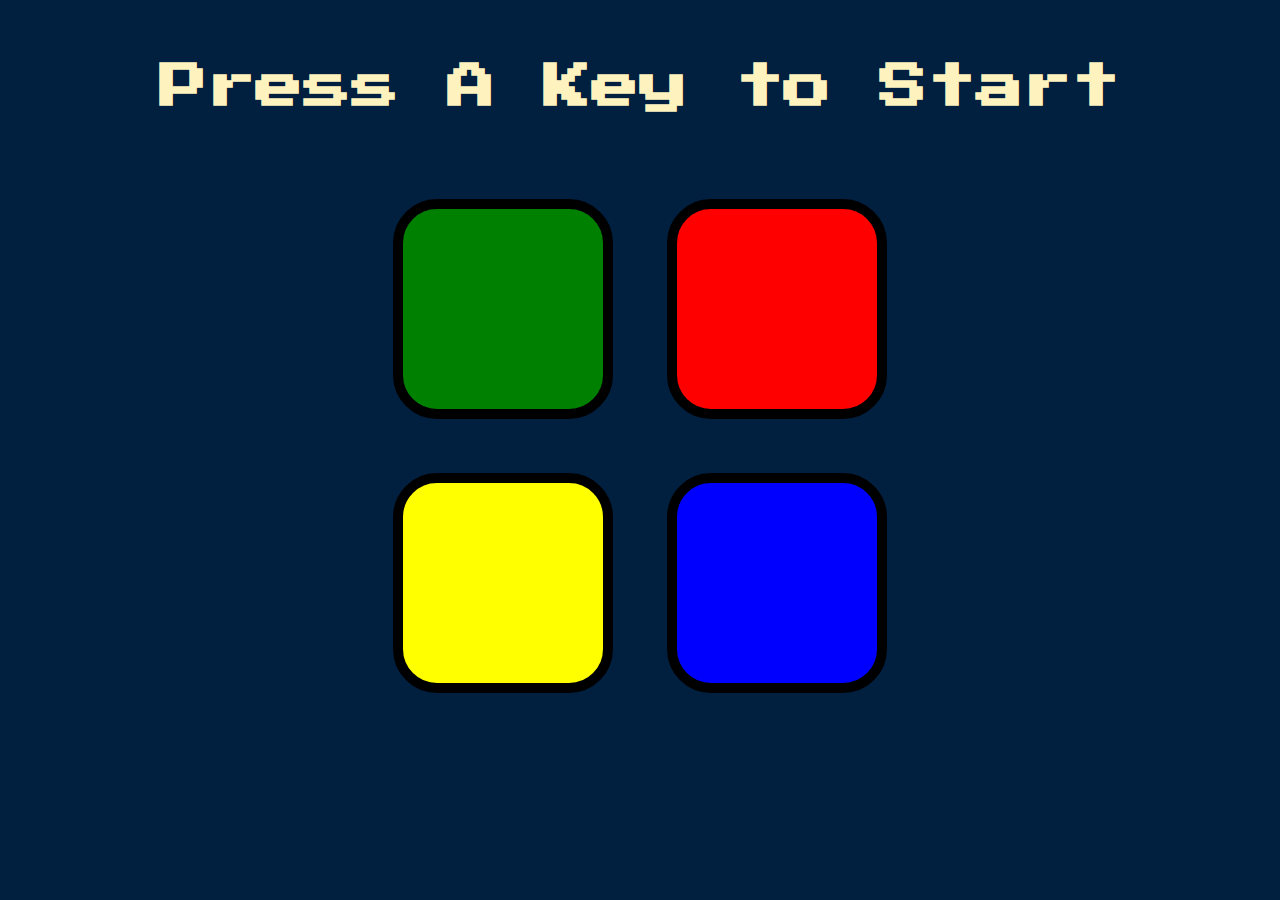
<file: Pages/Simon Game Challenge Starting Files/index.html>
<!DOCTYPE html>
<html lang="en" dir="ltr">

<head>
  <meta charset="utf-8">
  <title>Simon</title>
  <link rel="stylesheet" href="styles.css">
  <link href="https://fonts.googleapis.com/css?family=Press+Start+2P" rel="stylesheet">
</head>

<body>
  <h1 id="level-title">Press A Key to Start</h1>
  <div class="container">
    <div lass="row">

      <div type="button" id="green" class="btn green">

      </div>

      <div type="button" id="red" class="btn red">

      </div>
    </div>

    <div class="row">

      <div type="button" id="yellow" class="btn yellow">

      </div>
      <div type="button" id="blue" class="btn blue">

      </div>

    </div>

  </div>

  <script src="https://ajax.googleapis.com/ajax/libs/jquery/3.7.1/jquery.min.js"></script>
  <script src="game.js" charset="utf-8"></script>

</body>

</html>
</file>
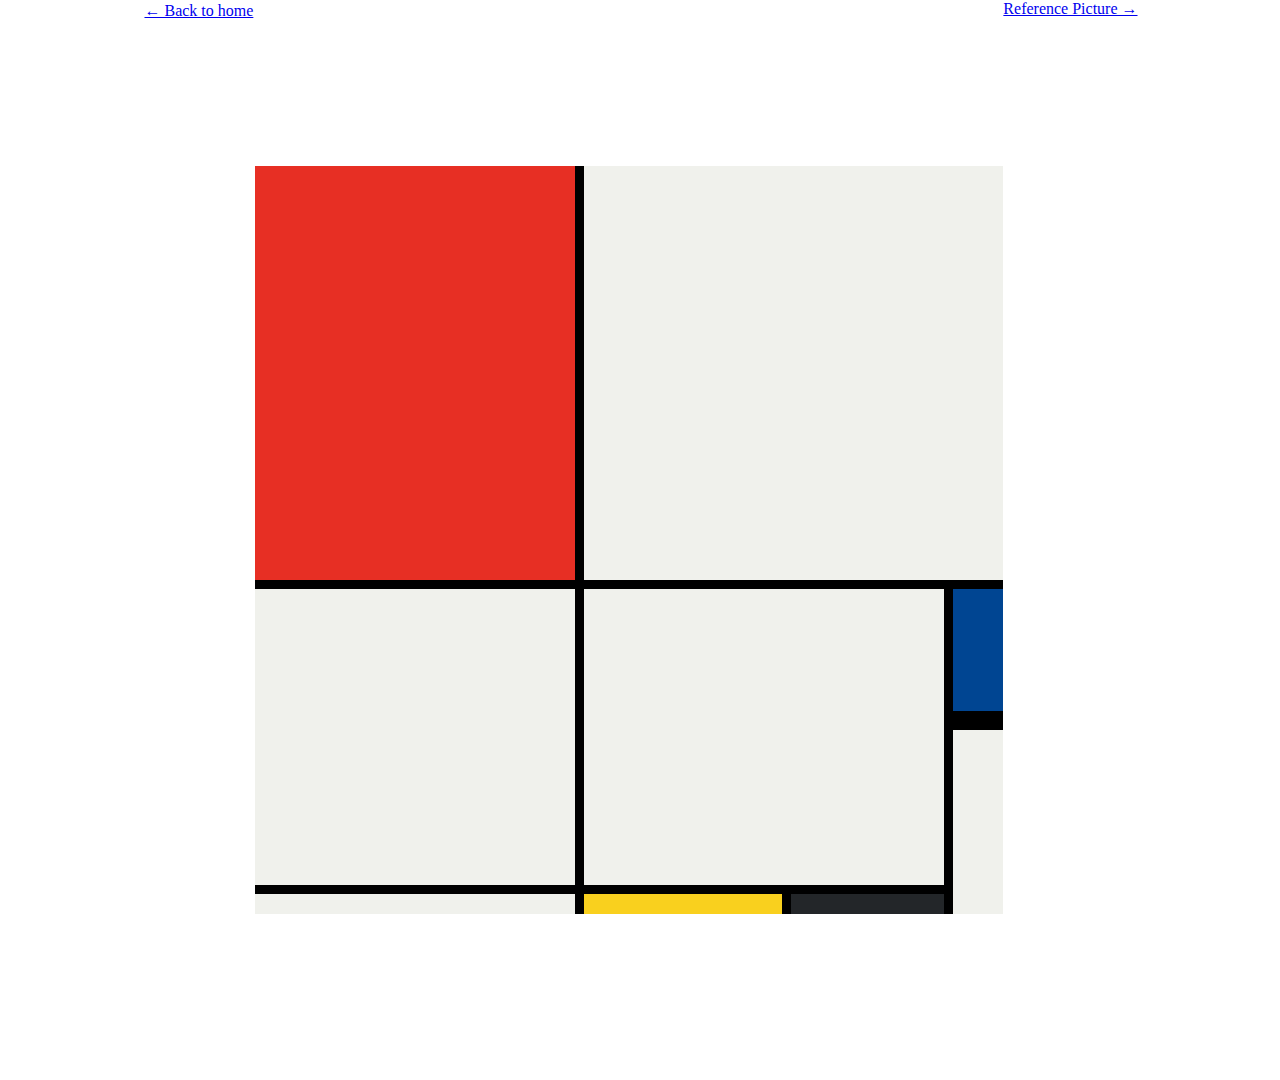
<file: Pages/10.3 Mondrian Project/project0.html>
<!DOCTYPE html>
<html lang="en">

<head>
  <meta charset="UTF-8">
  <meta name="viewport" content="width=device-width, initial-scale=1.0">
  <title>Mondrian Project 0</title>
  <style>
    body {
      display: flex;
      align-items: center;
      justify-content: center;
      padding: 0;
      margin: 0;
      height: 120vh;
    }

    .gondrian-container {
      display: grid;
      height: 748px;
      width: 748px;
      background-color: #000;
      gap: 9px;
      grid-template-columns: 320px 198px 153px 50px;
      grid-template-rows: 414px 132px 155px 20px;
    }

    .red {
      background-color: #E72F24;
    }

    .white1 {
      background-color: #F0F1EC;
      grid-column: span 3;
    }

    .white2 {
      background-color: #F0F1EC;
      grid-row: span 2;
    }

    .white3 {
      background-color: #F0F1EC;
      grid-area: 2 / 2 / 4 / 4;
    }

    .blue {
      background-color: #004592;
      border-bottom: 10px solid #000;
    }

    .white4 {
      background-color: #F0F1EC;
      grid-row: span 2;
    }

    .white5 {
      background-color: #F0F1EC;
    }

    .yellow {
      background-color: #F9D01E;
    }

    .black {
      background-color: #232629;
    }

    .home-button {
      align-self: flex-start;
      padding: 2px;
    }

    .ref-pic {
            align-self: flex-start;
    }

  </style>
</head>

<body>
  <a href="./mondrianMenu.html" class="home-button">
    ← Back to home
  </a>
  
  <div class="gondrian-container">
    <div class="red"></div>
    <div class="white1"></div>
    <div class="white2"></div>
    <div class="white3"></div>
    <div class="blue"></div>
    <div class="white4"></div>

    <div class="white5"></div>
    <div class="yellow"></div>
    <div class="black"></div>
  </div>

  <a href="./goal.png" class="ref-pic">Reference Picture →</a>

</body>

</html>
</file>
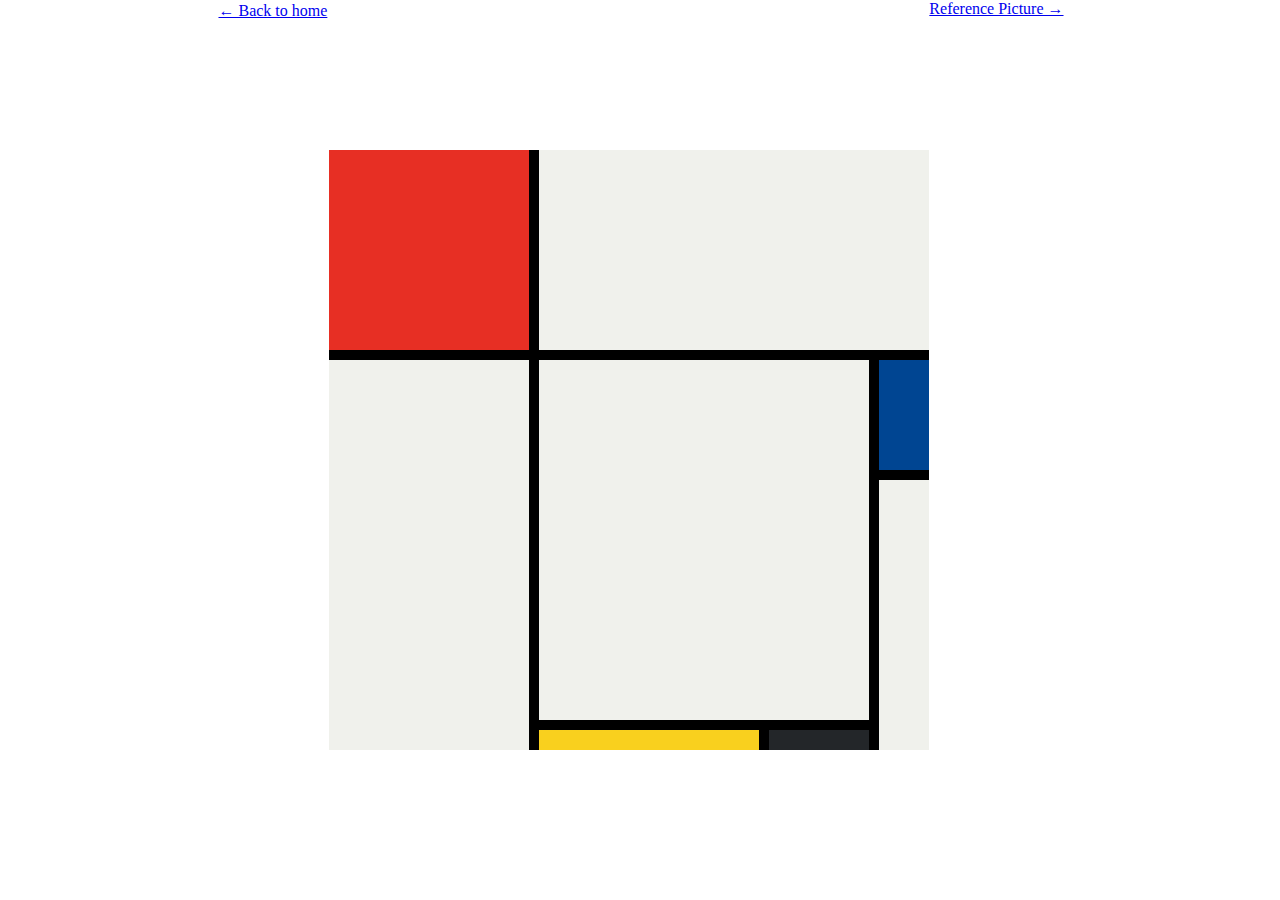
<file: Pages/10.3 Mondrian Project/project1.html>
<!DOCTYPE html>
<html lang="en">

<head>
  <meta charset="UTF-8">
  <meta name="viewport" content="width=device-width, initial-scale=1.0">
  <title>Mondrian Project 1</title>
  <style>
    body {
      display: flex;
      align-items: center;
      justify-content: center;
      height: 100vh;
      margin: 0;
      padding: 0;
    }

    .container {
      display: grid;
      width: 600px;
      height: 600px;
      grid-template-columns: 200px 220px 100px 50px;
      grid-template-rows: 200px 110px 240px 20px;
      background-color: #000;
      gap: 10px;
    }

    .red {
      background-color: #E72F24;
    }

    .white1 {
      background-color: #F0F1EC;
      grid-column: span 3;
    }

    .white2 {
      background-color: #F0F1EC;
      grid-row: span 3;
    }

    .white3 {
      background-color: #F0F1EC;
      grid-area: 2 / 2 / 4 / 4;
    }

    .blue {
      background-color: #004592;

    }

    .white4 {
      background-color: #F0F1EC;
      grid-row: span 2;
    }

    .yellow {
      background-color: #F9D01E;
    }

    .black {
      background-color: #232629;
    }

    .home-button {
      align-self: flex-start;
      padding: 2px;
    }

    .ref-pic {
            align-self: flex-start;
    }

  </style>
</head>

<body>
  <a href="./mondrianMenu.html#p1" class="home-button">
    ← Back to home
  </a>
  
  <div class="container">
    <div class="red"></div>
    <div class="white1"></div>
    <div class="white2"></div>
    <div class="white3"></div>

    <div class="blue"></div>
    <div class="white4"></div>

    <div class="yellow"></div>
    <div class="black"></div>
  </div>

  <a href="./Project IMG/project1.jpg" class="ref-pic">Reference Picture →</a>

</body>

</html>
</file>
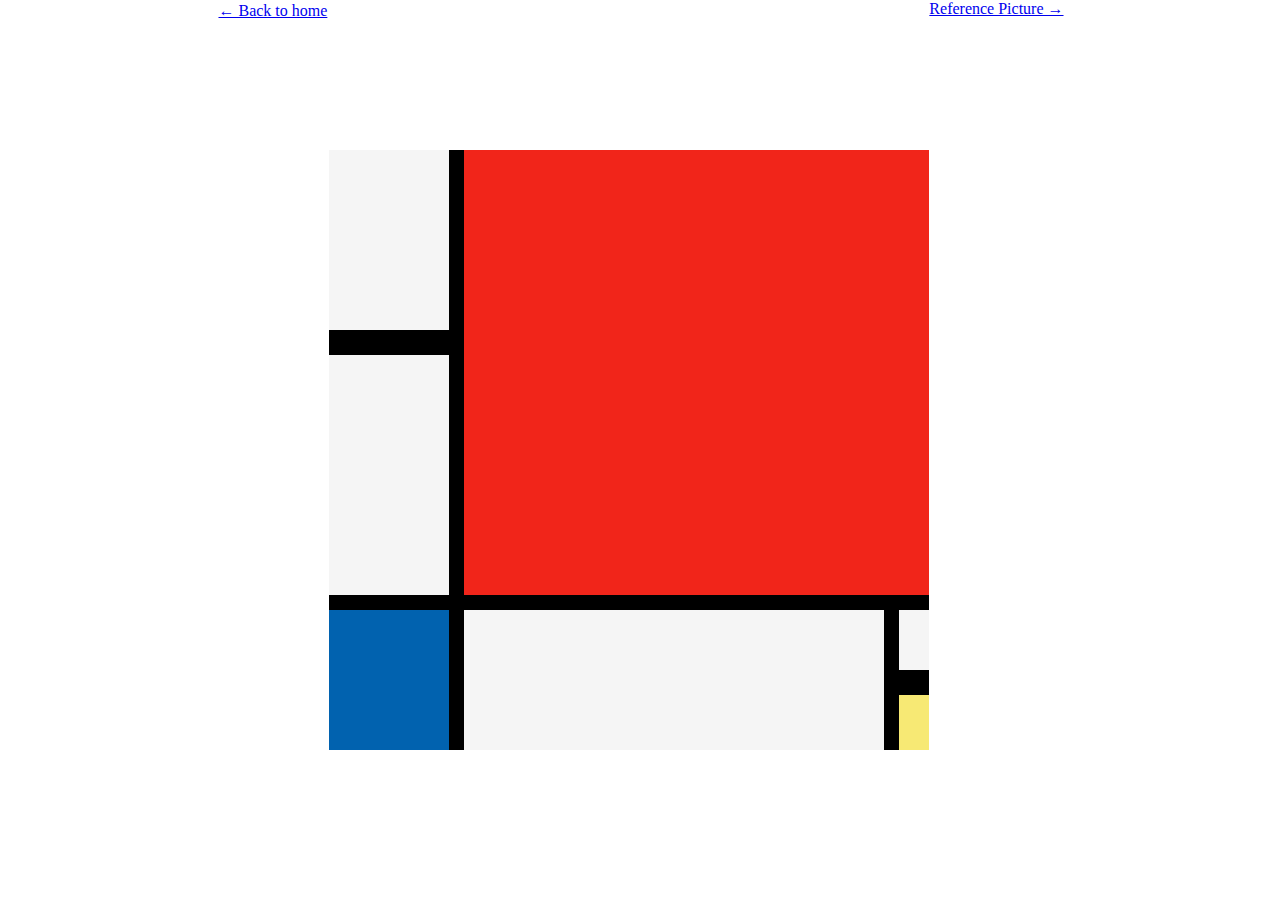
<file: Pages/10.3 Mondrian Project/project2.html>
<!DOCTYPE html>
<html lang="en">

<head>
    <meta charset="UTF-8">
    <meta name="viewport" content="width=device-width, initial-scale=1.0">
    <title>Mondrian Project 2</title>
    <style>
        body {
            display: flex;
            height: 100vh;
            margin: 0;
            padding: 0;
            align-items: center;
            justify-content: center;
        }

        .container {
            display: grid;
            height: 600px;
            width: 600px;
            background-color: #000;
            grid-template-columns: 120px 420px 30px;
            grid-template-rows: 190px 240px 70px 55px;
            gap: 15px;
        }

        .white1 {
            background-color: whitesmoke;
            border-bottom: 10px solid #000;
        }

        .red {
            background-color: #F1251A;
            grid-area: 1/ 2 / 3 / 4;
        }

        .white2 {
            background-color: whitesmoke;
        }

        .blue {
            background-color: #0162AF;
            grid-row: span 2;
        }

        .white3 {
            background-color: whitesmoke;
            grid-row: span 2;
        }

        .white4 {
            background-color: whitesmoke;
            border-bottom: 10px solid #000;
        }

        .yellow {
            background-color: #F7E974;
        }

        .home-button {
            align-self: flex-start;
            padding: 2px;
        }

        .ref-pic {
            align-self: flex-start;
        }

    </style>
</head>

<body>
    <a href="./mondrianMenu.html#p2" class="home-button">
        ← Back to home
    </a>
    
    <div class="container">
        <div class="white1"></div>
        <div class="red"></div>
        <div class="white2"></div>

        <div class="blue"></div>
        <div class="white3"></div>

        <div class="white4"></div>
        <div class="yellow"></div>
    </div>

    <a href="./Project IMG/project1.jpg" class="ref-pic">Reference Picture →</a>

</body>

</html>
</file>
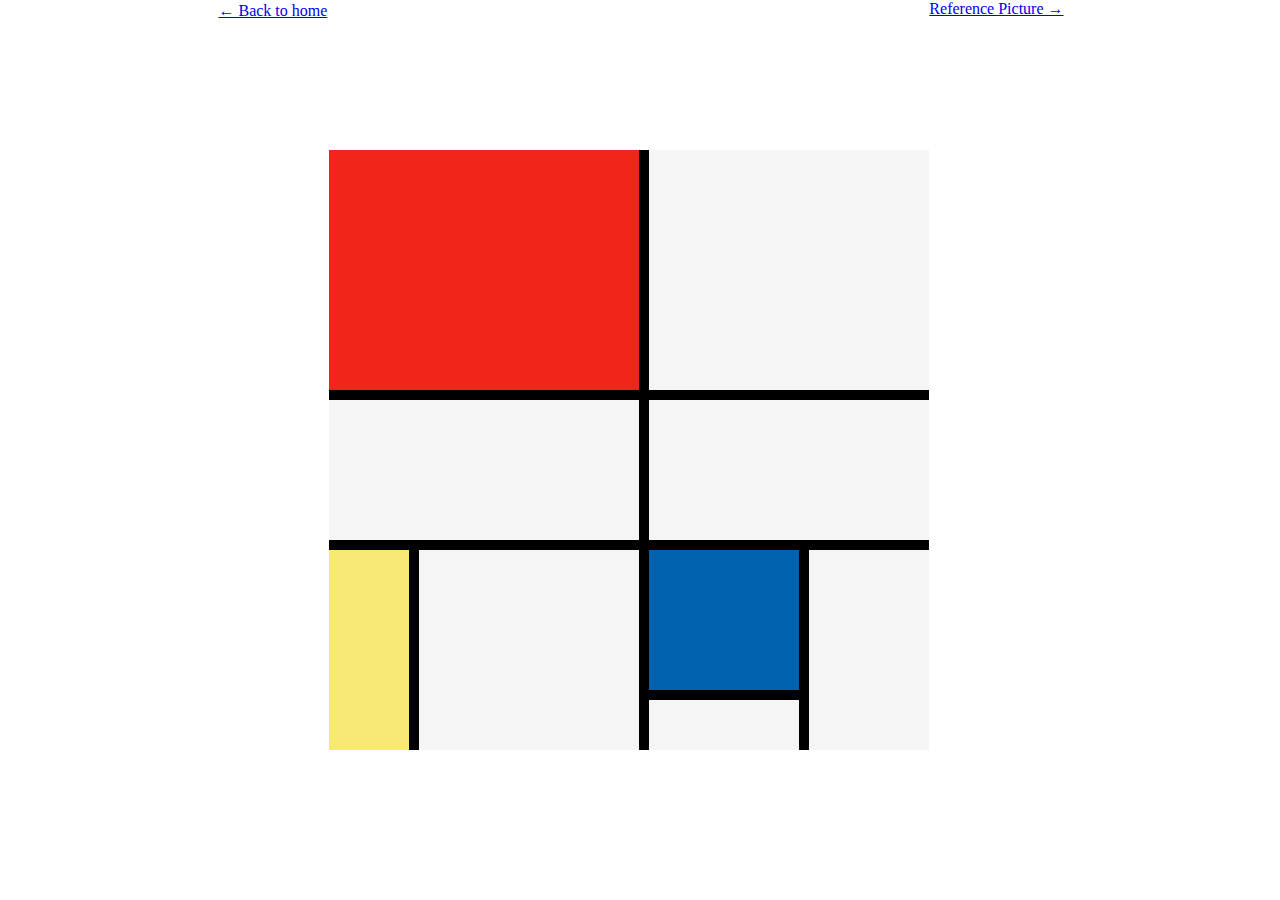
<file: Pages/10.3 Mondrian Project/project3.html>
<!DOCTYPE html>
<html lang="en">

<head>
    <meta charset="UTF-8">
    <meta name="viewport" content="width=device-width, initial-scale=1.0">
    <title>Mondrian Project 3</title>
    <style>
        body {
            display: flex;
            align-items: center;
            justify-content: center;
            height: 100vh;
            padding: 0;
            margin: 0;
        }

        .container {
            display: grid;
            height: 600px;
            width: 600px;
            background-color: black;
            grid-template-columns: 80px 220px 150px 120px;
            grid-template-rows: 240px 140px 140px 50px;
            gap: 10px;
        }

        .red {
            background-color: #F1251A;
            grid-column: span 2;
        }

        .white1 {
            background-color: whitesmoke;
            grid-column: span 2;
        }

        .white2 {
            background-color: whitesmoke;
            grid-column: span 2;
        }

        .white3 {
            background-color: whitesmoke;
            grid-column: span 2;
        }

        .yellow {
            background-color: #F7E974;
            grid-row: span 2;
        }

        .white4 {
            background-color: whitesmoke;
            grid-row: span 2;
        }

        .blue {
            background-color: #0162AF;
        }

        .white5 {
            background-color: whitesmoke;
            grid-row: span 2;
        }

        .white6 {
            background-color: whitesmoke;
        }

        .home-button {
            align-self: flex-start;
            padding: 2px;
        }

        .ref-pic {
            align-self: flex-start;
        }
        
    </style>
</head>

<body>
    <a href="./mondrianMenu.html" class="home-button">
        ← Back to home
    </a>
    
    <div class="container">
        <div class="red"></div>
        <div class="white1"></div>

        <div class="white2"></div>
        <div class="white3"></div>

        <div class="yellow"></div>
        <div class="white4"></div>

        <div class="blue"></div>
        <div class="white5"></div>
        <div class="white6"></div>
    </div>

    <a href="./Project IMG/project3.jpg" class="ref-pic">Reference Picture →</a>

</body>

</html>
</file>
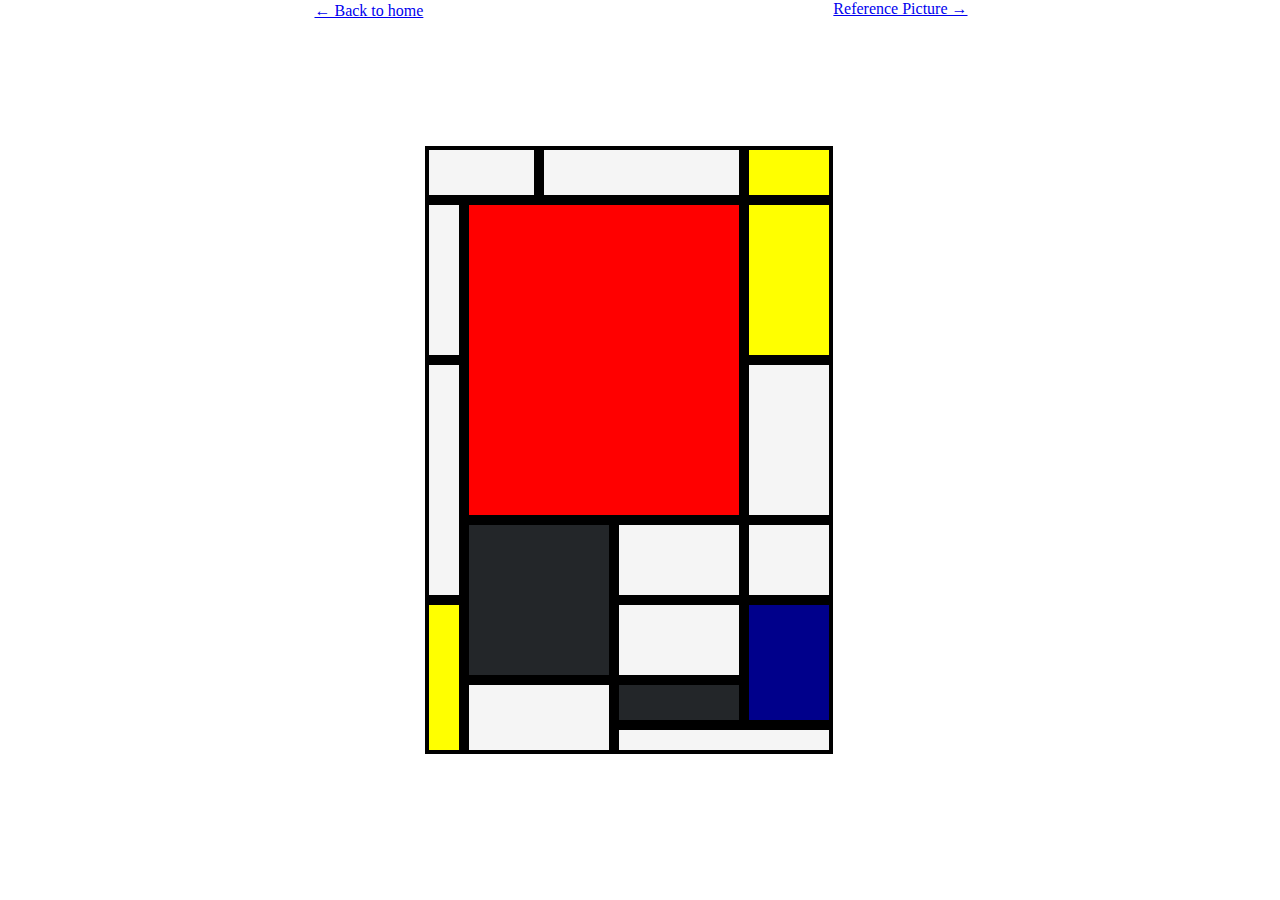
<file: Pages/10.3 Mondrian Project/project4.html>
<!DOCTYPE html>
<html lang="en">
<head>
    <meta charset="UTF-8">
    <meta name="viewport" content="width=device-width, initial-scale=1.0">
    <title>Mondrian Project 4</title>
    <style>
        body {
            display: flex;
            align-items: center;
            justify-content: center;
            height: 100vh;
            padding: 0;
            margin: 0;
        }

        .container {
            display: grid;
            height: 600px;
            width: 400px;
            background-color: black;
            grid-template-columns: 30px 65px 65px 120px 80px;
            grid-template-rows: 45px 150px 150px 70px 70px 35px 20px ;
            gap: 10px;
            border: 4px solid black;
        }

        .white1 {
            background-color: whitesmoke;
            grid-column: span 2;
        }

        .white2 {
            background-color: whitesmoke;
            grid-column: span 2;
        }

        .yellow1 {
            background-color: yellow;
        }

        .white3 {
            background-color: whitesmoke;
        }

        .red {
            background-color: red;
            grid-area: 2 / 2 / 4 / 5 ;
        }

        .yellow2 {
            background-color: yellow;
        }

        .white4 {
            background-color: whitesmoke;
            grid-row: span 2;
        }

        .white5 {
            background-color: whitesmoke;
        }

        .black1 {
            background-color: #232629;
            grid-area: 6 / 2 / 4 / 4 ;
        }

        .white6 {
            background-color: whitesmoke;
        }

        .white7 {
            background-color: whitesmoke;
        }

        .yellow3 {
            background-color: yellow;
            grid-row: span 3;
        }

        .white8 {
            background-color: whitesmoke;
        }

        .blue {
            background-color: darkblue;
            grid-row: span 2;
        }

        .white9 {
            background-color: whitesmoke;
            grid-area: 8 / 2 / 6 / 4 ;
        }

        .black2 {
            background-color: #232629;
        }

        .white10 {
            background-color: whitesmoke;
            grid-column: span 2;
        }

        .home-button {
            align-self: flex-start;
            padding: 2px;
        }

        .ref-pic {
            align-self: flex-start;
        }

    </style>
</head>

<body>
    <a href="./mondrianMenu.html" class="home-button">
        ← Back to home
    </a>

    <div class="container">
        <div class="white1"></div>
        <div class="white2"></div>
        <div class="yellow1"></div>

        <div class="white3"></div>
        <div class="red"></div>
        <div class="yellow2"></div>
        <div class="white4"></div>
        <div class="white5"></div>

        <div class="black1"></div>
        <div class="white6"></div>
        <div class="white7"></div>

        <div class="yellow3"></div>
        <div class="white8"></div>
        <div class="blue"></div>
        
        <div class="white9"></div>
        <div class="black2"></div>
        <div class="white10"></div>
    </div>

    <a href="./Project IMG/project4.jpg" class="ref-pic">Reference Picture →</a>

</body>

</html>
</file>
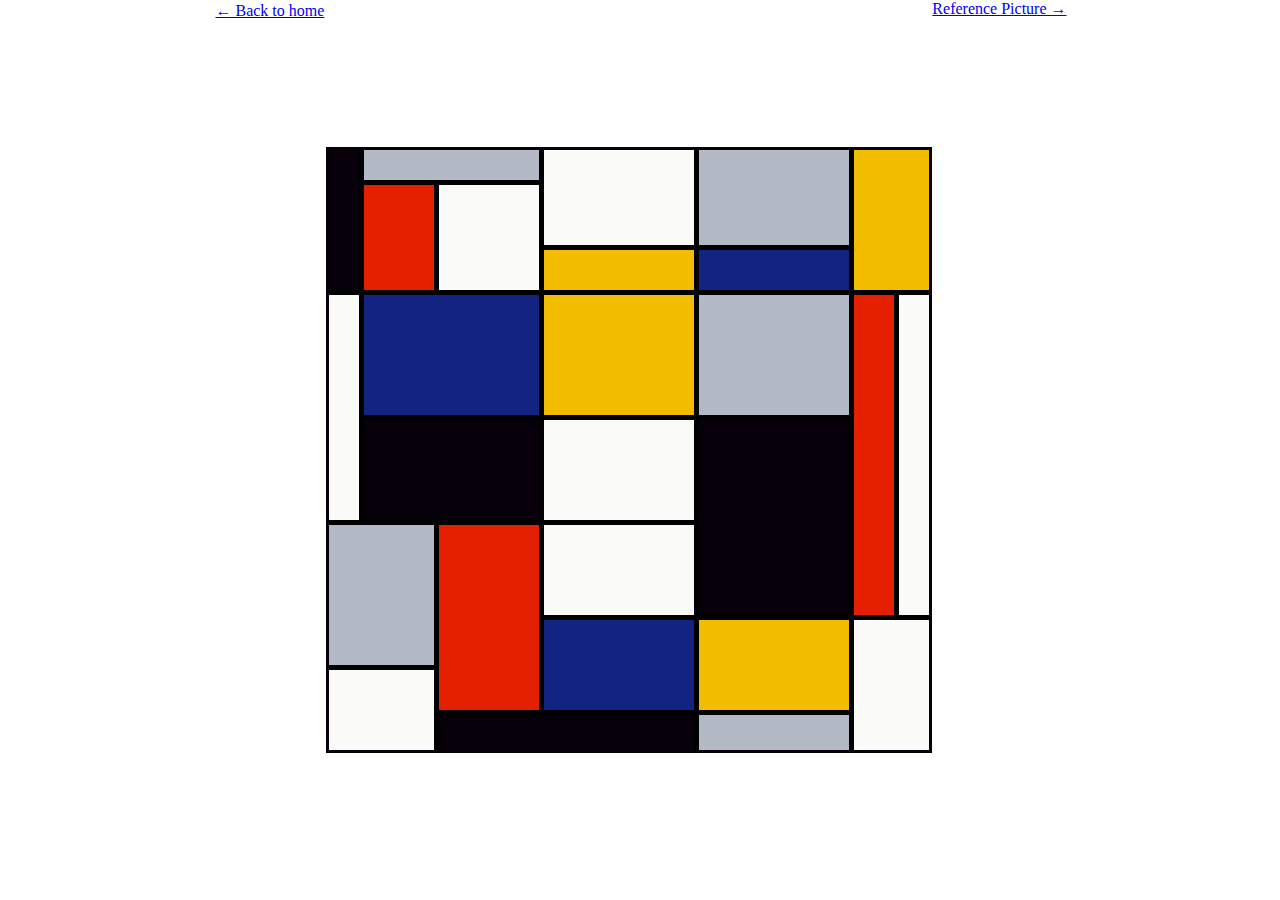
<file: Pages/10.3 Mondrian Project/project5.html>
<!DOCTYPE html>
<html lang="en">
<head>
    <meta charset="UTF-8">
    <meta name="viewport" content="width=device-width, initial-scale=1.0">
    <title>Mondrian Project 5</title>
    <style>
        body {
            display: flex;
            height: 100vh;
            margin: 0;
            padding: 0;
            align-items: center;
            justify-content: center;height: 100vh;
            margin: 0;
            padding: 0;
            align-items: center;
            justify-content: center;
        }

        .container {
            display: grid;
            height: 600px;
            width: 600px;
            border: 3px solid#07000A;
            background-color: black;
            grid-template-columns: 30px 70px 100px 150px 150px 40px 30px;
            grid-template-rows: 30px 60px 40px 120px 100px 90px 45px 40px 35px;
            gap: 5px;
        }

        /*
        Color
        */

        .bl {
            background-color: #07000A;
        }

        .g {
            background-color: #B3B9C5;
        }

        .w {
            background-color: #FAFAF8;
        }

        .y {
            background-color: #F2BC00;
        }

        .r {
            background-color: #E52000;
        }

        .b {
            background-color: #132382;
        }

        /*
        Items
        */
        .black1 {
            grid-row: span 3;
        }

        .gray1 {
            grid-column: span 2;
        }
        
        .white1 {
            grid-row: span 2;
        }

        .gray2 {
            grid-row: span 2;
        }

        .yellow1 {
            grid-area: 1 / 6 / 4 / 8;
        }

        .red1 {
            grid-row: span 2;
        }

        .white2 {
            grid-row: span 2;
        }

        .white3 {
            grid-row: span 2;
        }

        .blue2 {
            grid-column: span 2;
        }

        .red2 {
            grid-row: span 3;
        }

        .white4 {
            grid-row: span 3;
        }

        .black2 {
            grid-column: span 2;
        }

        .black3 {
            grid-row: span 2;
        }

        .gray4 {
            grid-column: span 2;
            grid-row: span 2;
        }

        .red3 {
            grid-row: span 3;
        }

        .blue3 {
            grid-row: span 2;
        }

        .yellow4 {
            grid-row: span 2;
        }

        .white7 {
            grid-row: span 3;
            grid-column: span 2;
        }

        .white8 {
            grid-row: span 2;
            grid-column: span 2;
        }

        .black4 {
            grid-column: span 2;
        }

        .home-button {
            align-self: flex-start;
            padding: 2px;
        }

        .ref-pic {
            align-self: flex-start;
        }

    </style>
</head>

<body>
    <a href="./mondrianMenu.html" class="home-button">
        ← Back to home
    </a>

    <div class="container">
        <div class="bl black1"></div>
        <div class="g gray1"></div> 
        <div class="w white1"></div>
        <div class="g gray2"></div>
        <div class="y yellow1"></div>

        <div class="r red1"></div>
        <div class="w white2"></div>
        <div class="y yellow2"></div>
        <div class="b blue1"></div>

        <div class="w white3"></div>
        <div class="b blue2"></div>
        <div class="y yellow3"></div>
        <div class="g gray3"></div>
        <div class="r red2"></div>
        <div class="w white4"></div>

        <div class="bl black2"></div>
        <div class="w white5"></div>
        <div class="bl black3"></div>

        <div class="g gray4"></div>
        <div class="r red3"></div>
        <div class="w white6"></div>

        <div class="b blue3"></div>
        <div class="y yellow4"></div>
        <div class="w white7"></div>

        <div class="w white8"></div>
        <div class="bl black4"></div>
        <div class="g gray5"></div>
    </div>

    <a href="./Project IMG/project5.jpg" class="ref-pic">Reference Picture →</a>

</body>

</html>
</file>
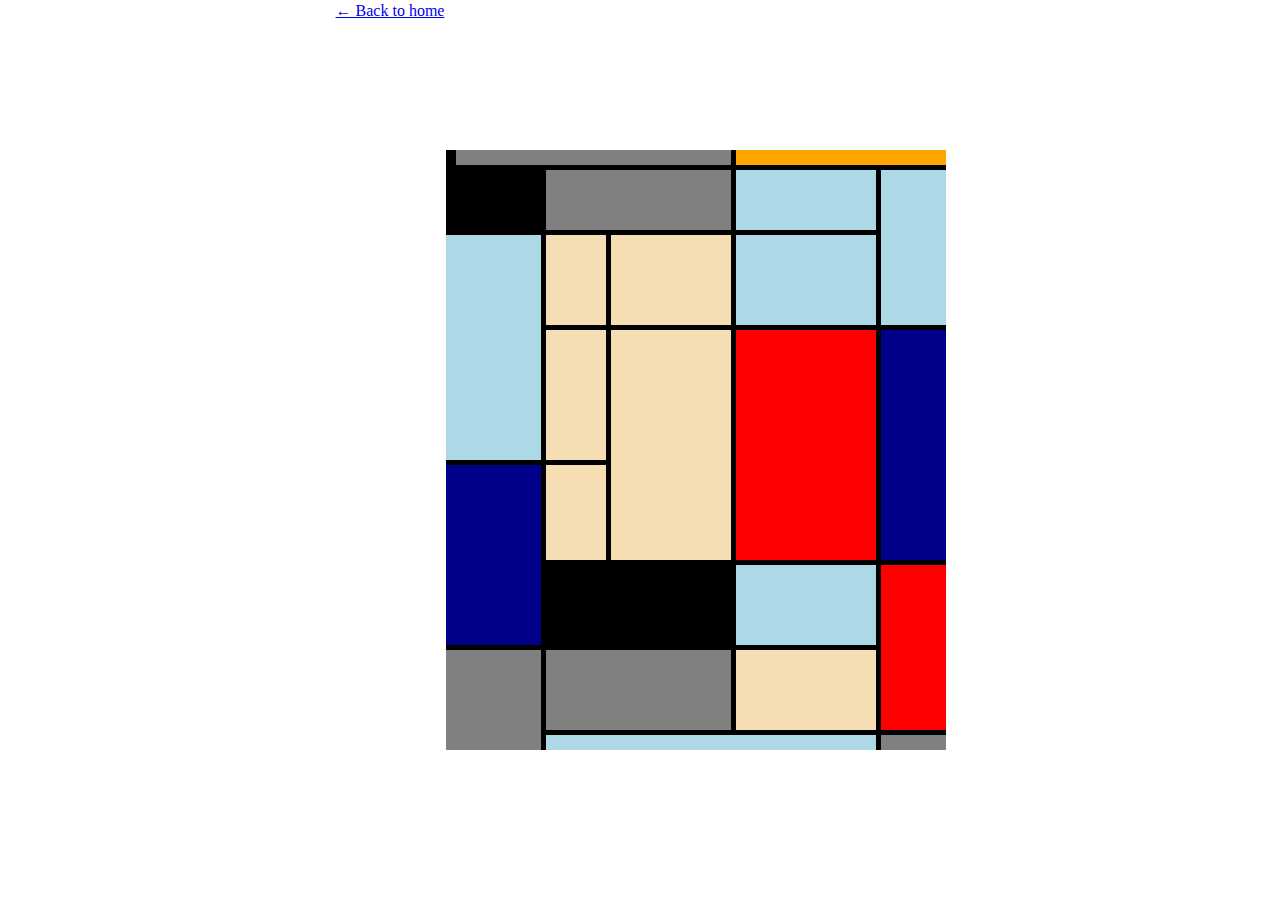
<file: Pages/10.3 Mondrian Project/projectRedux.html>
<!DOCTYPE html>
<html lang="en">
<head>
    <meta charset="UTF-8">
    <meta name="viewport" content="width=device-width, initial-scale=1.0">
    <title>Mondrian Redux</title>

    <style>
        body{
            display: flex;
            height: 100vh;
            margin: 0;
            padding: 0;
            align-items: center;
            justify-content: center;
        }

        .container{
            display: grid;
            height: 600px;
            width: 500px;
            background-color: black;
            grid-template-columns: 5px 85px 60px 120px 140px 65px;
            grid-template-rows: 15px 60px 90px 130px 95px 80px 80px 15px;
            gap: 5px;
        }

        /* color */

        .bl {
            background-color: black;
        }

        .g {
            background-color: gray;
        }

        .c {
            background-color:wheat;
        }

        .o {
            background-color: orange;
        }

        .r {
            background-color: red;
        }

        .lb {
            background-color: lightblue;
        }

        .db {
            background-color: darkblue;
        }

        /* items */

        .gray1 {
            grid-column: 3 span;
        }

        .orange1 {
            grid-column: 2 span;
        }

        .black2 {
            grid-column: 2 span;
        }

        .gray2 {
            grid-column: 2 span;
        }

        .lb2 {
            grid-row: 2 span;
        }

        .lb3 {
            grid-area: 3 / 1 / 5 / 3;
        }

        .cream4 {
            grid-row: 2 span;
        }

        .red1 {
            grid-row: 2 span;
        }

        .db1 {
            grid-row: 2 span;
        }

        .db2 {
            grid-area: 5 / 1 / 7 / 3;
        }

        .black3 {
            grid-column: 2 span;
        }

        .red2 {
            grid-row: 2 span;
        }

        .gray3 {
            grid-area: 7 / 1 / 9 / 3;
        }

        .gray4 {
            grid-column: 2 span;
        }

        .lb6 {
            grid-column: 3 span;
        }

        .home-button {
            align-self: flex-start;
            padding: 2px;
        }

</style>

</head>

<body>
    <a href="./mondrianMenu.html" class="home-button">
        ← Back to home
    </a>

    <div class="container">
        <div class="bl black1"></div>
        <div class="g gray1"></div>
        <div class="o orange1"></div>

        <div class="bl black2"></div>
        <div class="g gray2"></div>
        <div class="lb lb1"></div>
        <div class="lb lb2"></div>

        <div class="lb lb3"></div>
        <div class="c cream1"></div>
        <div class="c cream2"></div>
        <div class="lb lb4"></div>

        <div class="c cream3"></div>
        <div class="c cream4"></div>
        <div class="r red1"></div>
        <div class="db db1"></div>

        <div class="db db2"></div>
        <div class="c cream5"></div>

        <div class="bl black3"></div>
        <div class="lb lb5"></div>
        <div class="r red2"></div>

        <div class="g gray3"></div>
        <div class="g gray4"></div>
        <div class="c cream6"></div>

        <div class="lb lb6"></div>
        <div class="g gray5"></div>
    </div>
</body>

</html>
</file>
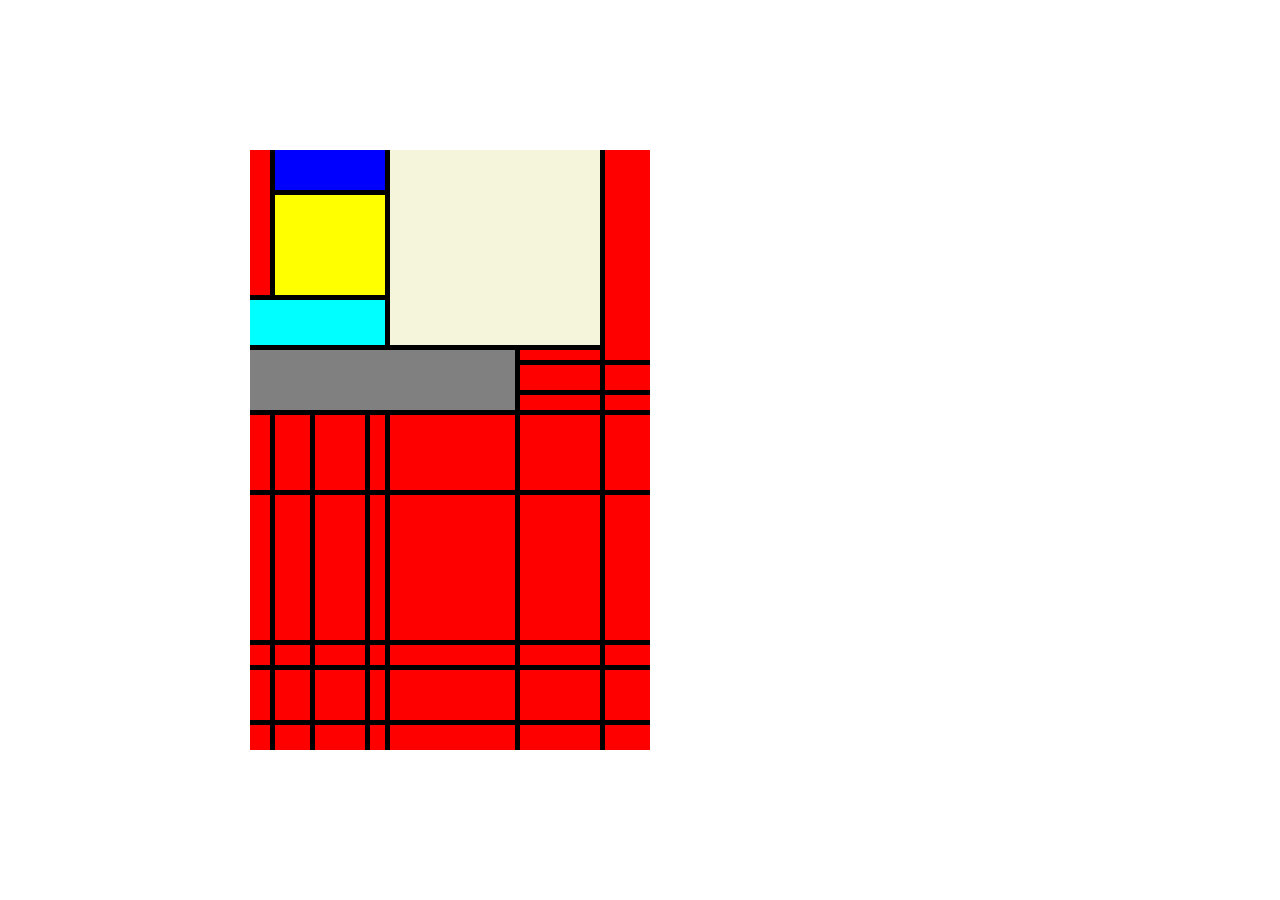
<file: Pages/10.3 Mondrian Project/ProjectSalvation.html>
<!DOCTYPE html>
<html lang="en">
<head>
    <meta charset="UTF-8">
    <meta name="viewport" content="width=device-width, initial-scale=1.0">
    <title>Project Salvation</title>

    <style>
        body{
            display: flex;
            width: 100vh;
            height: 100vh;
            justify-content: center;
            align-items: center;
            margin: 0;
            padding: 0;
        }

        .container{
            display: grid;
            width: 400px;
            height: 600px;
            background-color: black;
            grid-template-columns: 20px 35px 50px 15px 125px 80px 45px;
            grid-template-rows: 40px 100px 45px 10px 25px 15px 75px 145px 20px 50px 25px;
            gap: 5px;
        }

        /* COLORS */
        
        .r {
            background-color: red;
        }

        .b {
            background-color: blue;
        }

        .c {
            background-color: beige;
        }

        .y {
            background-color: yellow;
        }

        .a {
            background-color: aqua;
        }

        .g {
            background-color: gray;
        }

        /* SIZING */

        .red1 {
            grid-row: 2 span;
        }

        .blue1 {
            grid-column: 3 span;
        }

        .cream1 {
            grid-area: 1 / 5 / 4 / 7;
        }

        .red2 {
            grid-row: 4 span;
        }
        
        .yellow1 {
            grid-column: 3 span;
        }

        .aqua1 {
            grid-column: 4 span;
        }

        .gray1 {
            grid-area: 4 / 1 / 7 / 6;
        }
        </style>

</head>


<body>
    <div class="container">
        <div class="r red1"></div>
        <div class="b blue1"></div>
        <div class="c cream1"></div>
        <div class="r red2"></div>
        <div class="y yellow1"></div>
        <div class="a aqua1"></div>
        <div class="g gray1"></div>
        <div class="r"></div>
        <div class="r"></div>
        <div class="r"></div>
        <div class="r"></div>
        <div class="r"></div>
        <div class="r"></div>
        <div class="r"></div>
        <div class="r"></div>
        <div class="r"></div>
        <div class="r"></div>
        <div class="r"></div>
        <div class="r"></div>
        <div class="r"></div>
        <div class="r"></div>
        <div class="r"></div>
        <div class="r"></div>
        <div class="r"></div>
        <div class="r"></div>
        <div class="r"></div>
        <div class="r"></div>
        <div class="r"></div>
        <div class="r"></div>
        <div class="r"></div>
        <div class="r"></div>
        <div class="r"></div>
        <div class="r"></div>
        <div class="r"></div>
        <div class="r"></div>
        <div class="r"></div>
        <div class="r"></div>
        <div class="r"></div>
        <div class="r"></div>
        <div class="r"></div>
        <div class="r"></div>
        <div class="r"></div>
        <div class="r"></div>
        <div class="r"></div>
        <div class="r"></div>
        <div class="r"></div>
        <div class="r"></div>
        <div class="r"></div>
        <div class="r"></div>
        <div class="r"></div>
        <div class="r"></div>
        <div class="r"></div>
        <div class="r"></div>
        <div class="r"></div>
        <div class="r"></div>
        <div class="r"></div>
        <div class="r"></div>
        <div class="r"></div>
        <div class="r"></div>
        <div class="r"></div>
        <div class="r"></div>
        <div class="r"></div>
        <div class="r"></div>
        <div class="r"></div>
        <div class="r"></div>
        <div class="r"></div>
        <div class="r"></div>
        <div class="r"></div>
        <div class="r"></div>
        <div class="r"></div>
        <div class="r"></div>
        <div class="r"></div>
        <div class="r"></div>
        <div class="r"></div>
        <div class="r"></div>
        <div class="r"></div>
        <div class="r"></div>
        <div class="r"></div>
        <div class="r"></div>
        <div class="r"></div>
    </div>
    
</body>


</html>
</file>
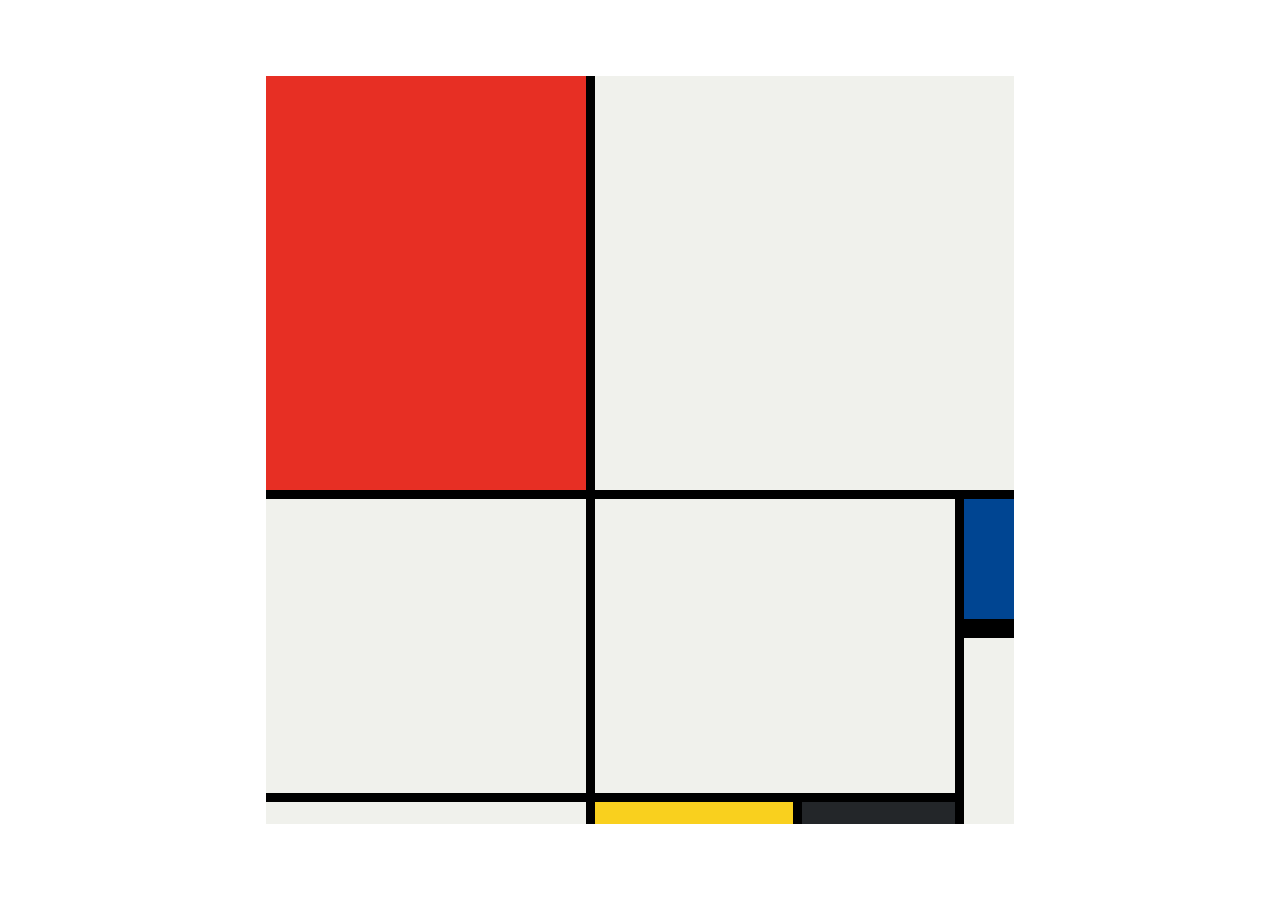
<file: Pages/10.3 Mondrian Project/solution.html>
<!DOCTYPE html>
<html lang="en">

<head>
  <meta charset="UTF-8">
  <meta name="viewport" content="width=device-width, initial-scale=1.0">
  <title>Mondrian Project</title>
  <style>
    /* 
    Write your CSS here 
    Line Colour: #000
    White: #F0F1EC
    Red: #E72F24
    Black: #232629
    Blue: #004592
    Yellow: #F9D01E
    */
    body {
      display: flex;
      justify-content: center;
      align-items: center;
      height: 100vh;
      margin: 0;
      padding: 0;
    }

    .container {
      height: 748px;
      width: 748px;
      display: grid;
      background-color: #000;
      grid-template-columns: 320px 198px 153px 50px;
      grid-template-rows: 414px 130px 155px 22px;
      gap: 9px;
    }

    .item {
      background-color: #F0F1EC;
    }

    .red {
      background-color: #E72F24;
    }

    .white1 {
      grid-column: span 3;
    }

    .white2 {
      grid-row: span 2;
    }

    .white3 {
      grid-area: 2 / 2 / 4 /4
    }

    .blue {
      background-color: #004592;
      border-bottom: 10px solid #000;
    }

    .white4 {
      grid-row: span 2;
    }

    .yellow {
      background-color: #F9D01E;
    }

    .black {
      background-color: #232629;
    }
  </style>
</head>

<body>
  <!-- Write your HTML here -->

  <div class="container">
    <div class="item red"></div>
    <div class="item white1"></div>
    <div class="item white2"></div>
    <div class="item white3"></div>

    <div class="item blue"></div>
    <div class="item white4"></div>

    <div class="item"></div>
    <div class="item yellow"></div>
    <div class="item black"></div>
  </div>
</body>

</html>
</file>
<file: Pages/Simon Game Challenge Starting Files/styles.css>
body {
  text-align: center;
  background-color: #011F3F;
}

#level-title {
  font-family: 'Press Start 2P', cursive;
  font-size: 3rem;
  margin:  5%;
  color: #FEF2BF;
}

.container {
  display: block;
  width: 50%;
  margin: auto;

}

.btn {
  margin: 25px;
  display: inline-block;
  height: 200px;
  width: 200px;
  border: 10px solid black;
  border-radius: 20%;
}

.game-over {
  background-color: red;
  opacity: 0.8;
}

.red {
  background-color: red;
}

.green {
  background-color: green;
}

.blue {
  background-color: blue;
}

.yellow {
  background-color: yellow;
}

.pressed {
  box-shadow: 0 0 20px white;
  background-color: grey;
}
</file>
